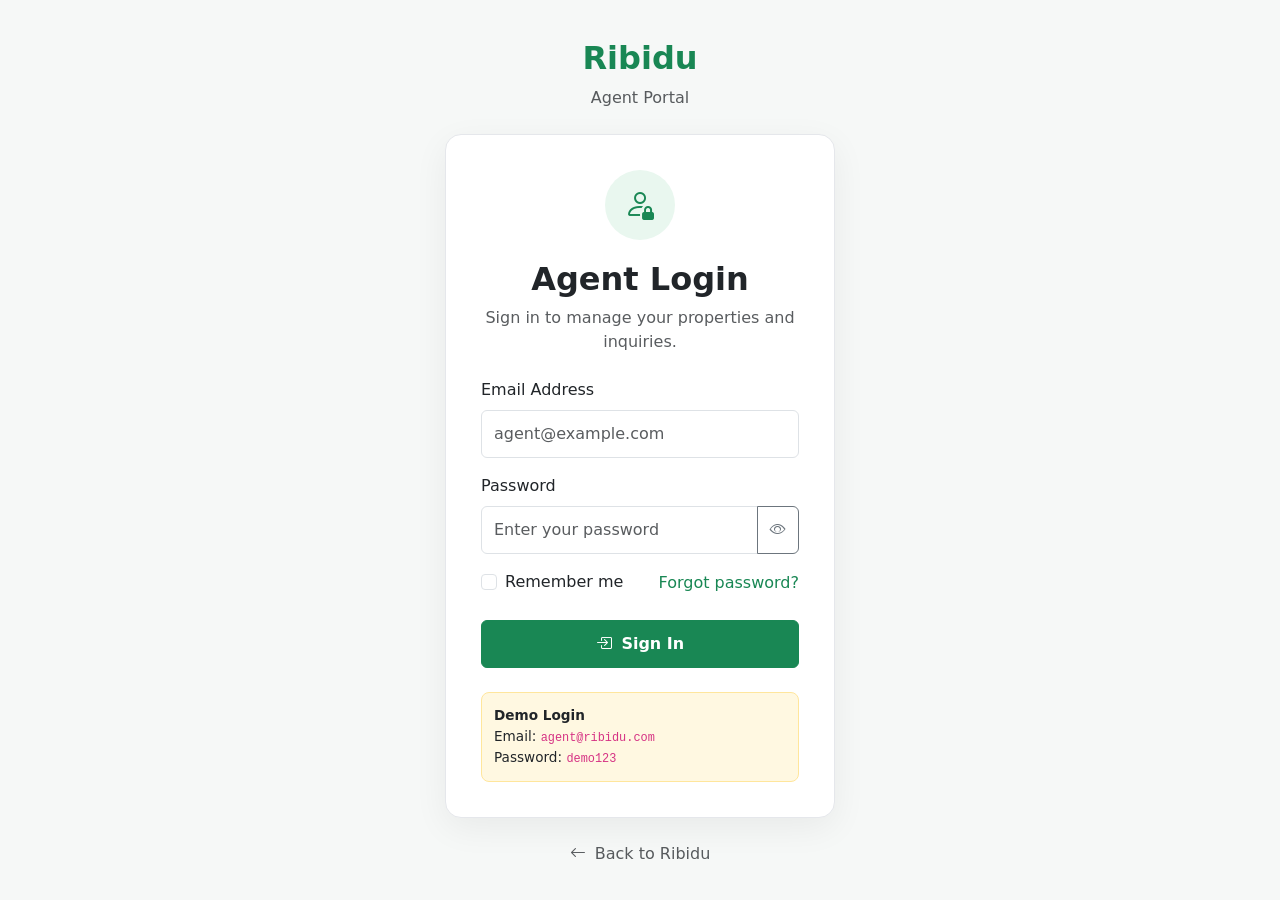
<file: agentdashboard.html>
<!DOCTYPE html>
<html lang="en">

<head>

  <meta charset="UTF-8">

  <meta
    name="viewport"
    content="width=device-width, initial-scale=1.0"
  >

  <title>Ribidu — Agent Dashboard</title>

  <!-- Bootstrap -->
  <link
    href="https://cdn.jsdelivr.net/npm/bootstrap@5.3.3/dist/css/bootstrap.min.css"
    rel="stylesheet"
  >

  <!-- Bootstrap Icons -->
  <link
    href="https://cdn.jsdelivr.net/npm/bootstrap-icons@1.11.3/font/bootstrap-icons.css"
    rel="stylesheet"
  >

  <!-- Ribidu Styles -->
  <link
    rel="stylesheet"
    href="./css/style.css"
  >

  <style>

    body {
      background: #f6f8f7;
    }

    .dashboard-navbar {
      background: #ffffff;
      border-bottom: 1px solid #e5e7eb;
    }

    .dashboard-brand {
      font-size: 1.5rem;
      font-weight: 700;
      color: #198754;
      text-decoration: none;
    }

    .agent-avatar {
      width: 42px;
      height: 42px;
      border-radius: 50%;
      background: #198754;
      color: #ffffff;
      display: flex;
      align-items: center;
      justify-content: center;
      font-weight: 700;
    }

    .dashboard-sidebar {
      background: #ffffff;
      border-right: 1px solid #e5e7eb;
      min-height: calc(100vh - 73px);
    }

    .dashboard-sidebar .nav-link {
      color: #495057;
      padding: 12px 15px;
      border-radius: 8px;
      margin-bottom: 4px;
    }

    .dashboard-sidebar .nav-link:hover,
    .dashboard-sidebar .nav-link.active {
      background: #e9f7ef;
      color: #198754;
    }

    .dashboard-content {
      padding: 30px;
    }

    .dashboard-card {
      background: #ffffff;
      border: 1px solid #e5e7eb;
      border-radius: 12px;
      padding: 22px;
      height: 100%;
    }

    .stat-number {
      font-size: 1.8rem;
      font-weight: 700;
    }

    .stat-label {
      color: #6c757d;
      font-size: 0.9rem;
    }

    .dashboard-section-title {
      font-weight: 700;
      margin-bottom: 18px;
    }

    .property-thumbnail {
      width: 75px;
      height: 55px;
      object-fit: cover;
      border-radius: 7px;
      background: #e9ecef;
    }

    .inquiry-item {
      border-bottom: 1px solid #eeeeee;
      padding: 16px 0;
    }

    .inquiry-item:last-child {
      border-bottom: none;
    }

    .inquiry-avatar {
      width: 42px;
      height: 42px;
      border-radius: 50%;
      background: #e9f7ef;
      color: #198754;
      display: flex;
      align-items: center;
      justify-content: center;
      font-weight: 700;
      flex-shrink: 0;
    }

    .status-badge {
      font-size: 0.75rem;
      padding: 5px 9px;
      border-radius: 20px;
    }

    .status-new {
      background: #e8f1ff;
      color: #0d6efd;
    }

    .status-read {
      background: #f1f3f5;
      color: #6c757d;
    }

    .status-replied {
      background: #e9f7ef;
      color: #198754;
    }

    .upload-box {
      border: 2px dashed #ced4da;
      border-radius: 10px;
      padding: 35px 20px;
      text-align: center;
      cursor: pointer;
      transition: 0.2s;
    }

    .upload-box:hover {
      border-color: #198754;
      background: #f8fffb;
    }

    .upload-box i {
      font-size: 2rem;
      color: #198754;
    }

    .photo-preview {
      display: flex;
      gap: 10px;
      flex-wrap: wrap;
      margin-top: 15px;
    }

    .photo-preview img {
      width: 100px;
      height: 75px;
      object-fit: cover;
      border-radius: 7px;
    }

    @media (max-width: 991px) {

      .dashboard-sidebar {
        min-height: auto;
        border-right: none;
        border-bottom: 1px solid #e5e7eb;
      }

      .dashboard-content {
        padding: 20px;
      }

    }

  </style>

</head>

<body>


<!-- =========================================================
     NAVBAR
========================================================= -->

<nav class="navbar dashboard-navbar">

  <div class="container-fluid px-4">

    <a
      href="./index.html"
      class="dashboard-brand"
    >
      Ribidu
    </a>

    <div class="d-flex align-items-center gap-3">

      <button
        class="btn btn-light position-relative"
        title="Notifications"
      >

        <i class="bi bi-bell"></i>

        <span
          class="position-absolute top-0 start-100 translate-middle badge rounded-pill bg-danger"
        >
          3
        </span>

      </button>

      <div class="agent-avatar">
        JD
      </div>

      <div class="d-none d-md-block">

        <div class="fw-semibold">
          Juan Dela Cruz
        </div>

        <small class="text-muted">
          Property Agent
        </small>

      </div>

    </div>

  </div>

</nav>


<!-- =========================================================
     DASHBOARD
========================================================= -->

<div class="container-fluid">

  <div class="row">


    <!-- =======================================================
         SIDEBAR
    ======================================================== -->

    <aside class="col-lg-2 dashboard-sidebar p-3">

      <nav class="nav flex-column">

        <a
          href="#dashboard"
          class="nav-link active"
        >
          <i class="bi bi-grid me-2"></i>
          Dashboard
        </a>

        <a
          href="#properties"
          class="nav-link"
        >
          <i class="bi bi-buildings me-2"></i>
          My Properties
        </a>

        <a
          href="#add-property"
          class="nav-link"
        >
          <i class="bi bi-plus-circle me-2"></i>
          Add Property
        </a>

        <a
          href="#inquiries"
          class="nav-link"
        >
          <i class="bi bi-chat-left-text me-2"></i>
          Inquiries
          <span class="badge bg-danger ms-auto">
            3
          </span>
        </a>

        <hr>

        <a
          href="#profile"
          class="nav-link"
        >
          <i class="bi bi-person me-2"></i>
          My Profile
        </a>

        <a
          href="./index.html"
          class="nav-link"
        >
          <i class="bi bi-globe me-2"></i>
          View Ribidu
        </a>

        <a
           href="#"
            id="logoutBtn"
            class="nav-link text-danger"
        >
          <i class="bi bi-box-arrow-right me-2"></i>
          Logout
        </a>

      </nav>

    </aside>


    <!-- =======================================================
         MAIN CONTENT
    ======================================================== -->

    <main class="col-lg-10 dashboard-content">


      <!-- =====================================================
           DASHBOARD HEADER
      ====================================================== -->

      <div
        id="dashboard"
        class="d-flex justify-content-between align-items-center mb-4"
      >

        <div>

          <h1 class="h3 fw-bold mb-1">
            Agent Dashboard
          </h1>

          <p class="text-muted mb-0">
            Welcome back, Juan.
          </p>

        </div>

        <a
          href="#add-property"
          class="btn btn-success"
        >
          <i class="bi bi-plus-lg me-1"></i>
          Add Property
        </a>

      </div>


      <!-- =====================================================
           STATISTICS
      ====================================================== -->

      <div class="row g-3 mb-4">


        <div class="col-md-6 col-xl-3">

          <div class="dashboard-card">

            <div class="stat-label">
              Active Listings
            </div>

            <div class="stat-number">
              12
            </div>

            <small class="text-success">
              <i class="bi bi-arrow-up"></i>
              2 this month
            </small>

          </div>

        </div>


        <div class="col-md-6 col-xl-3">

          <div class="dashboard-card">

            <div class="stat-label">
              Total Views
            </div>

            <div class="stat-number">
              1,284
            </div>

            <small class="text-success">
              <i class="bi bi-arrow-up"></i>
              18% this month
            </small>

          </div>

        </div>


        <div class="col-md-6 col-xl-3">

          <div class="dashboard-card">

            <div class="stat-label">
              New Inquiries
            </div>

            <div class="stat-number">
              3
            </div>

            <small class="text-primary">
              Requires attention
            </small>

          </div>

        </div>


        <div class="col-md-6 col-xl-3">

          <div class="dashboard-card">

            <div class="stat-label">
              Properties Sold
            </div>

            <div class="stat-number">
              4
            </div>

            <small class="text-muted">
              This year
            </small>

          </div>

        </div>

      </div>


      <!-- =====================================================
           MY PROPERTIES
      ====================================================== -->

      <section
        id="properties"
        class="dashboard-card mb-4"
      >

        <div class="d-flex justify-content-between align-items-center">

          <h2 class="dashboard-section-title mb-0">
            My Properties
          </h2>

          <a
            href="#add-property"
            class="btn btn-sm btn-outline-success"
          >
            Add Property
          </a>

        </div>

        <div class="table-responsive mt-3">

          <table class="table align-middle">

            <thead>

              <tr>

                <th>
                  Property
                </th>

                <th>
                  Type
                </th>

                <th>
                  Price
                </th>

                <th>
                  Status
                </th>

                <th>
                  Views
                </th>

                <th>
                  Actions
                </th>

              </tr>

            </thead>

            <tbody>


              <tr>

                <td>

                  <div class="d-flex align-items-center gap-3">

                    <img
                      src="./assets/img/properties/001a.jpg"
                      class="property-thumbnail"
                      onerror="this.src='./assets/img/properties/property-placeholder.jpg';"
                      alt="Property"
                    >

                    <div>

                      <div class="fw-semibold">
                        Commercial Building
                      </div>

                      <small class="text-muted">
                        General Trias, Cavite
                      </small>

                    </div>

                  </div>

                </td>

                <td>
                  Commercial
                </td>

                <td>
                  ₱18,500,000
                </td>

                <td>

                  <span class="badge bg-success">
                    Active
                  </span>

                </td>

                <td>
                  248
                </td>

                <td>

                  <button
                    class="btn btn-sm btn-outline-secondary"
                    title="Edit"
                  >
                    <i class="bi bi-pencil"></i>
                  </button>

                  <button
                    class="btn btn-sm btn-outline-danger"
                    title="Remove"
                  >
                    <i class="bi bi-trash"></i>
                  </button>

                </td>

              </tr>


              <tr>

                <td>

                  <div class="d-flex align-items-center gap-3">

                    <img
                      src="./assets/img/properties/002a.jpg"
                      class="property-thumbnail"
                      onerror="this.src='./assets/img/properties/property-placeholder.jpg';"
                      alt="Property"
                    >

                    <div>

                      <div class="fw-semibold">
                        Family House
                      </div>

                      <small class="text-muted">
                        Dasmariñas, Cavite
                      </small>

                    </div>

                  </div>

                </td>

                <td>
                  House
                </td>

                <td>
                  ₱7,500,000
                </td>

                <td>

                  <span class="badge bg-success">
                    Active
                  </span>

                </td>

                <td>
                  183
                </td>

                <td>

                  <button
                    class="btn btn-sm btn-outline-secondary"
                  >
                    <i class="bi bi-pencil"></i>
                  </button>

                  <button
                    class="btn btn-sm btn-outline-danger"
                  >
                    <i class="bi bi-trash"></i>
                  </button>

                </td>

              </tr>


            </tbody>

          </table>

        </div>

      </section>


      <!-- =====================================================
           ADD PROPERTY
      ====================================================== -->

      <section
        id="add-property"
        class="dashboard-card mb-4"
      >

        <h2 class="dashboard-section-title">
          Add New Property
        </h2>

        <form id="propertyForm">

          <div class="row g-3">


            <div class="col-md-8">

              <label
                class="form-label"
                for="propertyTitle"
              >
                Property Title
              </label>

              <input
                type="text"
                class="form-control"
                id="propertyTitle"
                placeholder="e.g. Commercial Building Along Main Road"
                required
              >

            </div>


            <div class="col-md-4">

              <label
                class="form-label"
                for="transaction"
              >
                Transaction
              </label>

              <select
                class="form-select"
                id="transaction"
                required
              >

                <option value="">
                  Select
                </option>

                <option>
                  For Sale
                </option>

                <option>
                  For Rent
                </option>

              </select>

            </div>


            <div class="col-md-4">

              <label
                class="form-label"
                for="propertyType"
              >
                Property Type
              </label>

              <select
                class="form-select"
                id="propertyType"
                required
              >

                <option value="">
                  Select type
                </option>

                <option>
                  House
                </option>

                <option>
                  Condominium
                </option>

                <option>
                  Commercial
                </option>

                <option>
                  Warehouse
                </option>

                <option>
                  Lot
                </option>

                <option>
                  Farm
                </option>

                <option>
                  Apartment
                </option>

              </select>

            </div>


            <div class="col-md-4">

              <label
                class="form-label"
                for="propertyPrice"
              >
                Price
              </label>

              <input
                type="number"
                class="form-control"
                id="propertyPrice"
                placeholder="0"
                min="0"
                required
              >

            </div>


            <div class="col-md-4">

              <label
                class="form-label"
                for="propertyStatus"
              >
                Listing Status
              </label>

              <select
                class="form-select"
                id="propertyStatus"
              >

                <option>
                  Active
                </option>

                <option>
                  Pending
                </option>

                <option>
                  Sold
                </option>

                <option>
                  Rented
                </option>

              </select>

            </div>


            <div class="col-md-4">

              <label
                class="form-label"
                for="province"
              >
                Province
              </label>

              <input
                type="text"
                class="form-control"
                id="province"
                placeholder="Cavite"
                required
              >

            </div>


            <div class="col-md-4">

              <label
                class="form-label"
                for="city"
              >
                City / Municipality
              </label>

              <input
                type="text"
                class="form-control"
                id="city"
                placeholder="General Trias"
                required
              >

            </div>


            <div class="col-md-4">

              <label
                class="form-label"
                for="barangay"
              >
                Barangay
              </label>

              <input
                type="text"
                class="form-control"
                id="barangay"
                placeholder="Barangay name"
              >

            </div>


            <div class="col-md-8">

              <label
                class="form-label"
                for="address"
              >
                Full Address
              </label>

              <input
                type="text"
                class="form-control"
                id="address"
                placeholder="Complete property address"
              >

            </div>


            <div class="col-md-4">

              <label
                class="form-label"
                for="lotArea"
              >
                Lot Area (sqm)
              </label>

              <input
                type="number"
                class="form-control"
                id="lotArea"
                min="0"
              >

            </div>


            <div class="col-md-4">

              <label
                class="form-label"
                for="floorArea"
              >
                Floor Area (sqm)
              </label>

              <input
                type="number"
                class="form-control"
                id="floorArea"
                min="0"
              >

            </div>


            <div class="col-md-4">

              <label
                class="form-label"
                for="bedrooms"
              >
                Bedrooms
              </label>

              <input
                type="number"
                class="form-control"
                id="bedrooms"
                min="0"
              >

            </div>


            <div class="col-md-4">

              <label
                class="form-label"
                for="bathrooms"
              >
                Bathrooms
              </label>

              <input
                type="number"
                class="form-control"
                id="bathrooms"
                min="0"
              >

            </div>


            <div class="col-12">

              <label
                class="form-label"
                for="propertyDescription"
              >
                Internal Notes
              </label>

              <textarea
                class="form-control"
                id="propertyDescription"
                rows="4"
                placeholder="Additional information about the property..."
              ></textarea>

            </div>


            <!-- PHOTO UPLOAD -->

            <div class="col-12">

              <label class="form-label">
                Property Photos
              </label>

              <label
                class="upload-box d-block"
                for="propertyPhotos"
              >

                <i class="bi bi-cloud-arrow-up d-block mb-2"></i>

                <strong>
                  Upload Property Photos
                </strong>

                <div class="text-muted small mt-1">
                  JPG or PNG
                </div>

              </label>

              <input
                type="file"
                id="propertyPhotos"
                accept="image/jpeg,image/png"
                multiple
                hidden
              >

              <div
                id="photoPreview"
                class="photo-preview"
              ></div>

            </div>


            <div class="col-12">

              <hr>

              <div class="d-flex justify-content-end gap-2">

                <button
                  type="reset"
                  class="btn btn-light"
                >
                  Clear
                </button>

                <button
                  type="submit"
                  class="btn btn-success"
                >
                  <i class="bi bi-cloud-arrow-up me-1"></i>
                  Submit Property
                </button>

              </div>

            </div>


          </div>

        </form>

      </section>


      <!-- =====================================================
           INQUIRIES
      ====================================================== -->

      <section
        id="inquiries"
        class="dashboard-card mb-4"
      >

        <div class="d-flex justify-content-between align-items-center">

          <h2 class="dashboard-section-title mb-0">
            Property Inquiries
          </h2>

          <span class="badge bg-danger">
            3 New
          </span>

        </div>


        <!-- INQUIRY 1 -->

        <div class="inquiry-item">

          <div class="d-flex gap-3">

            <div class="inquiry-avatar">
              MJ
            </div>

            <div class="flex-grow-1">

              <div class="d-flex justify-content-between">

                <div>

                  <strong>
                    Maria Santos
                  </strong>

                  <span class="status-badge status-new ms-2">
                    New
                  </span>

                </div>

                <small class="text-muted">
                  10 minutes ago
                </small>

              </div>

              <div class="small text-muted mt-1">

                Re:
                <strong>
                  Commercial Building
                </strong>

              </div>

              <p class="mb-2 mt-2">

                Hello Juan, I am interested in the
                commercial building. Is it still available?
                I would also like to schedule a visit.

              </p>

              <button
                class="btn btn-sm btn-outline-success"
              >
                <i class="bi bi-reply me-1"></i>
                Reply
              </button>

              <button
                class="btn btn-sm btn-outline-secondary"
              >
                View Property
              </button>

            </div>

          </div>

        </div>


        <!-- INQUIRY 2 -->

        <div class="inquiry-item">

          <div class="d-flex gap-3">

            <div class="inquiry-avatar">
              RS
            </div>

            <div class="flex-grow-1">

              <div class="d-flex justify-content-between">

                <div>

                  <strong>
                    Robert Santos
                  </strong>

                  <span class="status-badge status-new ms-2">
                    New
                  </span>

                </div>

                <small class="text-muted">
                  1 hour ago
                </small>

              </div>

              <div class="small text-muted mt-1">

                Re:
                <strong>
                  Family House
                </strong>

              </div>

              <p class="mb-2 mt-2">

                Can you send me more information about
                the property and the surrounding area?

              </p>

              <button
                class="btn btn-sm btn-outline-success"
              >
                <i class="bi bi-reply me-1"></i>
                Reply
              </button>

              <button
                class="btn btn-sm btn-outline-secondary"
              >
                View Property
              </button>

            </div>

          </div>

        </div>


        <!-- INQUIRY 3 -->

        <div class="inquiry-item">

          <div class="d-flex gap-3">

            <div class="inquiry-avatar">
              AL
            </div>

            <div class="flex-grow-1">

              <div class="d-flex justify-content-between">

                <div>

                  <strong>
                    Anthony Lim
                  </strong>

                  <span class="status-badge status-replied ms-2">
                    Replied
                  </span>

                </div>

                <small class="text-muted">
                  Yesterday
                </small>

              </div>

              <div class="small text-muted mt-1">

                Re:
                <strong>
                  Warehouse
                </strong>

              </div>

              <p class="mb-2 mt-2">

                Thank you for the information.
                I'll get back to you after discussing
                it with my partners.

              </p>

              <button
                class="btn btn-sm btn-outline-secondary"
              >
                Open Conversation
              </button>

            </div>

          </div>

        </div>

      </section>


      <!-- =====================================================
           RECENT ACTIVITY
      ====================================================== -->

      <section
        id="profile"
        class="dashboard-card"
      >

        <h2 class="dashboard-section-title">
          Recent Activity
        </h2>

        <div class="list-group list-group-flush">

          <div class="list-group-item px-0">

            <i class="bi bi-plus-circle text-success me-2"></i>

            You added
            <strong>
              Commercial Building
            </strong>

            <small class="text-muted float-end">
              Today
            </small>

          </div>

          <div class="list-group-item px-0">

            <i class="bi bi-chat-left-text text-primary me-2"></i>

            You received an inquiry from
            <strong>
              Maria Santos
            </strong>

            <small class="text-muted float-end">
              Today
            </small>

          </div>

          <div class="list-group-item px-0">

            <i class="bi bi-eye text-secondary me-2"></i>

            Your property received
            <strong>
              34 views
            </strong>

            <small class="text-muted float-end">
              Yesterday
            </small>

          </div>

          <div class="list-group-item px-0">

            <i class="bi bi-check-circle text-success me-2"></i>

            Listing
            <strong>
              Family House
            </strong>
            was updated.

            <small class="text-muted float-end">
              2 days ago
            </small>

          </div>

        </div>

      </section>


    </main>

  </div>

</div>


<!-- =========================================================
     PROPERTY SUBMISSION DEMO MODAL
========================================================= -->

<div
  class="modal fade"
  id="propertySubmittedModal"
  tabindex="-1"
  aria-hidden="true"
>

  <div class="modal-dialog modal-dialog-centered">

    <div class="modal-content">

      <div class="modal-body text-center p-5">

        <i
          class="bi bi-check-circle-fill text-success"
          style="font-size: 3rem;"
        ></i>

        <h4 class="mt-3">
          Property Submitted
        </h4>

        <p class="text-muted mb-0">

          Your property has been submitted
          for review.

        </p>

      </div>

    </div>

  </div>

</div>

<!-- =========================================================
     BACK TO TOP
========================================================= -->

<button
  type="button"
  id="backToTopBtn"
  class="btn btn-success rounded-circle shadow"
  aria-label="Back to top"
  title="Back to top"
  style="
    position: fixed;
    right: 25px;
    bottom: 25px;
    width: 48px;
    height: 48px;
    display: none;
    align-items: center;
    justify-content: center;
    z-index: 1050;
  "
>
  <i class="bi bi-arrow-up"></i>
</button>


<!-- =========================================================
     JAVASCRIPT
========================================================= -->

<script
  src="https://cdn.jsdelivr.net/npm/bootstrap@5.3.3/dist/js/bootstrap.bundle.min.js"
></script>


<script>


  /* -----------------------------------------------------------
     PHOTO PREVIEW
  ----------------------------------------------------------- */

  const propertyPhotos =
    document.getElementById("propertyPhotos");

  const photoPreview =
    document.getElementById("photoPreview");


  if (propertyPhotos) {

    propertyPhotos.addEventListener(
      "change",
      function() {

        photoPreview.innerHTML = "";

        Array.from(this.files).forEach(
          function(file) {

            const reader =
              new FileReader();

            reader.onload =
              function(e) {

                const img =
                  document.createElement("img");

                img.src =
                  e.target.result;

                img.alt =
                  "Property photo";

                photoPreview.appendChild(img);

              };

            reader.readAsDataURL(file);

          }
        );

      }
    );

  }


  /* -----------------------------------------------------------
     PROPERTY FORM DEMO
  ----------------------------------------------------------- */

  const propertyForm =
    document.getElementById("propertyForm");


  if (propertyForm) {

    propertyForm.addEventListener(
      "submit",
      function(e) {

        e.preventDefault();

        const modalElement =
          document.getElementById(
            "propertySubmittedModal"
          );

        const modal =
          bootstrap.Modal.getOrCreateInstance(
            modalElement
          );

        modal.show();

      }
    );

  }

</script>

<script src="./js/agentdashboard.js"></script>

<script>

  const backToTopBtn =
    document.getElementById("backToTopBtn");

  window.addEventListener(
    "scroll",
    function() {

      if (window.scrollY > 300) {

        backToTopBtn.style.display = "flex";

      } else {

        backToTopBtn.style.display = "none";

      }

    }
  );

  backToTopBtn.addEventListener(
    "click",
    function() {

      window.scrollTo({
        top: 0,
        behavior: "smooth"
      });

    }
  );

</script>


</body>

</html>
</file>
<file: css/style.css>
/* ===================================================================
   TUMBLETECH REALTY — DESIGN TOKENS
   Palette:  #F7F5F0 paper / #FFFFFF surface / #16241D ink
             #1F4D3D primary (deep land-green) / #163829 primary-dark
             #C08A28 accent (brass/peso gold) / #E4E1D8 border
   Type:     Fraunces (display) + Inter (body) + IBM Plex Mono (data)
=================================================================== */
:root{
  --bg: #F7F5F0;
  --surface: #FFFFFF;
  --ink: #16241D;
  --ink-soft: #4B584F;
  --muted: #7A8378;
  --primary: #1F4D3D;
  --primary-dark: #123024;
  --primary-tint: #E7EFE9;
  --accent: #C08A28;
  --accent-dark: #9C6E1B;
  --accent-tint: #F6ECD8;
  --border: #E2DFD5;
  --danger: #B23A2F;

  --font-display: "Fraunces", Georgia, serif;
  --font-body: "Inter", -apple-system, BlinkMacSystemFont, sans-serif;
  --font-mono: "IBM Plex Mono", "SFMono-Regular", monospace;

  --radius: 14px;
  --radius-sm: 8px;
  --shadow-sm: 0 1px 2px rgba(22,36,29,0.06), 0 1px 1px rgba(22,36,29,0.04);
  --shadow-md: 0 8px 24px rgba(22,36,29,0.10);
  --shadow-lg: 0 20px 48px rgba(22,36,29,0.16);
}

*{ box-sizing: border-box; }

html{ scroll-behavior: smooth; }

body{
  background: var(--bg);
  color: var(--ink);
  font-family: var(--font-body);
  font-size: 16px;
  line-height: 1.55;
}

h1,h2,h3,h4, .tt-brand-text{
  font-family: var(--font-display);
  color: var(--ink);
  letter-spacing: -0.01em;
}

a{ text-decoration: none; }

:focus-visible{
  outline: 2px solid var(--accent);
  outline-offset: 2px;
}

/* ===================== NAVBAR ===================== */
.tt-navbar{
  background: var(--surface);
   background-color: #247A3A;
  border-bottom: 1px solid var(--border);
  position: sticky;
  top: 0;
  z-index: 1030;
}
.tt-navbar .navbar{ padding: 0.85rem 0; }

.tt-brand{
  display: flex;
  align-items: center;
  gap: 0.65rem;
}
.tt-brand-mark{
  width: 38px; height: 38px;
  border-radius: 9px;
  background: var(--primary);
  color: #fff;
  display: inline-flex;
  align-items: center;
  justify-content: center;
  font-family: var(--font-mono);
  font-weight: 600;
  font-size: 0.85rem;
  letter-spacing: 0.02em;
}
.tt-brand-text{
  font-size: 1.15rem;
  font-weight: 600;
  color: var(--ink);
  line-height: 1.1;
}
.tt-brand-sub{
  display: block;
  font-family: var(--font-mono);
  font-size: 0.62rem;
  font-weight: 500;
  letter-spacing: 0.16em;
  text-transform: uppercase;
  color: var(--accent-dark);
}

.tt-nav-links{ gap: 0.35rem; }
.tt-nav-links .nav-link{
  color: var(--ink-soft);
  font-weight: 500;
  font-size: 0.94rem;
  padding: 0.5rem 0.85rem;
  border-radius: var(--radius-sm);
  transition: background 0.15s ease, color 0.15s ease;
}
.tt-nav-links .nav-link:hover{
  background: var(--primary-tint);
  color: var(--primary-dark);
}

.tt-navbar .nav-link {
    color: #FFFFFF;
}

.tt-navbar .nav-link:hover {
    color: #2DCB67;
}

.tt-btn-icon{
  border: 1px solid var(--border);
  background: var(--surface);
  color: var(--ink-soft);
  width: 38px; height: 38px;
  border-radius: 999px;
  display: inline-flex;
  align-items: center;
  justify-content: center;
  padding: 0;
}
.tt-btn-icon:hover{ background: var(--primary-tint); color: var(--primary-dark); }

.tt-btn-accent{
  background: var(--accent);
  border: 1px solid var(--accent);
  color: #fff;
  font-weight: 600;
  font-size: 0.9rem;
  padding: 0.55rem 1.15rem;
  border-radius: var(--radius-sm);
  transition: background 0.15s ease, transform 0.1s ease, box-shadow .15s ease;
}
.tt-btn-accent:hover{
  background: var(--accent-dark);
  border-color: var(--accent-dark);
  color: #fff;
  box-shadow: var(--shadow-sm);
}
.tt-btn-lg{ padding: 0.8rem 1.6rem; font-size: 1rem; }

.tt-btn-ghost{
  background: transparent;
  border: 1px solid var(--border);
  color: var(--ink-soft);
  font-weight: 500;
  border-radius: var(--radius-sm);
}
.tt-btn-ghost:hover{ background: var(--primary-tint); border-color: var(--primary-tint); color: var(--primary-dark); }

/* ===================== HERO ===================== */
.tt-hero{
  position: relative;
  background: var(--primary-dark);
  color: #fff;
  padding: 4.5rem 0 6.5rem;
  overflow: hidden;
}
.tt-hero-grid{
  position: absolute;
  inset: 0;
  background-image:
    linear-gradient(rgba(255,255,255,0.055) 1px, transparent 1px),
    linear-gradient(90deg, rgba(255,255,255,0.055) 1px, transparent 1px);
  background-size: 56px 56px;
  mask-image: radial-gradient(ellipse 90% 70% at 50% 0%, black 40%, transparent 85%);
  -webkit-mask-image: radial-gradient(ellipse 90% 70% at 50% 0%, black 40%, transparent 85%);
}
.tt-hero .container{ position: relative; }

.tt-hero-content{ max-width: 720px; margin: 0 auto 2.75rem; text-align: center; }

.tt-eyebrow{
  display: inline-block;
  font-family: var(--font-mono);
  font-size: 0.72rem;
  letter-spacing: 0.14em;
  text-transform: uppercase;
  color: var(--accent);
  border: 1px solid rgba(192,138,40,0.45);
  background: rgba(192,138,40,0.08);
  padding: 0.3rem 0.75rem;
  border-radius: 999px;
  margin-bottom: 1.25rem;
}
.tt-eyebrow--light{ color: var(--accent); border-color: rgba(192,138,40,0.35); background: rgba(192,138,40,0.08); }

.tt-hero-title{
  font-size: clamp(2.3rem, 5vw, 3.4rem);
  font-weight: 600;
  color: #fff;
  line-height: 1.08;
  margin-bottom: 1rem;
}
.tt-hero-title em{
  font-style: italic;
  color: var(--accent);
}
.tt-hero-sub{
  font-size: 1.08rem;
  color: rgba(255,255,255,0.72);
  max-width: 560px;
  margin: 0 auto;
}

/* Search panel */
.tt-search-panel{
  background: var(--surface);
  border-radius: var(--radius);
  padding: 1.5rem;
  box-shadow: var(--shadow-lg);
  max-width: 1080px;
  margin: 0 auto;
}
.tt-field-label{
  display: block;
  font-size: 0.72rem;
  font-weight: 600;
  letter-spacing: 0.04em;
  text-transform: uppercase;
  color: var(--muted);
  margin-bottom: 0.35rem;
}
.tt-field-label--inline{ margin-bottom: 0; margin-right: 0.5rem; display: inline-block; }

.tt-input{
  border: 1px solid var(--border);
  border-radius: var(--radius-sm);
  padding: 0.6rem 0.75rem;
  font-size: 0.92rem;
  color: var(--ink);
  background: var(--bg);
}
.tt-input:focus{
  border-color: var(--primary);
  box-shadow: 0 0 0 3px var(--primary-tint);
}
.tt-search-btn{ height: 44px; }

/* ===================== LISTINGS TOOLBAR ===================== */
.tt-listings{ padding: 3.5rem 0 4.5rem; }

.tt-listings-toolbar{
  display: flex;
  flex-wrap: wrap;
  align-items: center;
  justify-content: space-between;
  gap: 1rem;
  margin-bottom: 1.75rem;
  padding-bottom: 1.25rem;
  border-bottom: 1px solid var(--border);
}
.tt-results-meta{ display: flex; align-items: baseline; gap: 0.4rem; }
.tt-results-count{
  font-family: var(--font-display);
  font-size: 1.6rem;
  font-weight: 600;
  color: var(--primary);
}
.tt-results-label{ color: var(--muted); font-size: 0.92rem; }

.tt-toolbar-actions{ display: flex; align-items: center; gap: 0.6rem; flex-wrap: wrap; }
.tt-sort-select{ width: auto; min-width: 190px; }

/* ===================== PROPERTY CARD ===================== */
.tt-card{
  background: var(--surface);
  border: 1px solid var(--border);
  border-radius: var(--radius);
  overflow: hidden;
  height: 100%;
  display: flex;
  flex-direction: column;
  transition: box-shadow 0.2s ease, transform 0.2s ease, border-color .2s ease;
}
.tt-card:hover{
  box-shadow: var(--shadow-md);
  transform: translateY(-3px);
  border-color: #D8D4C6;
}

.tt-card-media{
  position: relative;
  aspect-ratio: 4 / 3;
  overflow: hidden;
  background: var(--primary-tint);
}
.tt-card-media img{
  width: 100%; height: 100%;
  object-fit: cover;
  display: block;
}
.tt-card-badge{
  position: absolute;
  top: 12px; left: 12px;
  background: var(--accent);
  color: #fff;
  font-family: var(--font-mono);
  font-size: 0.68rem;
  font-weight: 600;
  letter-spacing: 0.06em;
  text-transform: uppercase;
  padding: 0.32rem 0.6rem;
  border-radius: 999px;
  box-shadow: var(--shadow-sm);
}
.tt-card-status{
  position: absolute;
  top: 12px; right: 12px;
  background: rgba(22,36,29,0.78);
  color: #fff;
  font-size: 0.68rem;
  font-weight: 600;
  letter-spacing: 0.03em;
  padding: 0.3rem 0.6rem;
  border-radius: 999px;
  backdrop-filter: blur(2px);
}
.tt-card-tag{
  position: absolute;
  bottom: 12px; left: 12px;
  background: rgba(255,255,255,0.94);
  color: var(--ink);
  font-family: var(--font-mono);
  font-size: 0.68rem;
  font-weight: 600;
  padding: 0.28rem 0.55rem;
  border-radius: var(--radius-sm);
  border: 1px solid var(--border);
}

.tt-card-body{
  padding: 1.15rem 1.25rem 1.3rem;
  display: flex;
  flex-direction: column;
  flex: 1;
}
.tt-card-price{
  font-family: var(--font-mono);
  font-size: 1.28rem;
  font-weight: 600;
  color: var(--primary);
  margin-bottom: 0.15rem;
}
.tt-card-price small{
  font-size: 0.68rem;
  font-weight: 500;
  color: var(--muted);
  margin-left: 0.25rem;
  text-transform: uppercase;
  letter-spacing: 0.04em;
}
.tt-card-title{
  font-size: 1.05rem;
  font-weight: 600;
  margin-bottom: 0.2rem;
  line-height: 1.3;
}
.tt-card-location{
  color: var(--muted);
  font-size: 0.85rem;
  display: flex;
  align-items: center;
  gap: 0.35rem;
  margin-bottom: 0.85rem;
}
.tt-card-desc{
  color: var(--ink-soft);
  font-size: 0.88rem;
  margin-bottom: 1rem;
  flex: 1;
}

.tt-spec-row{
  display: flex;
  flex-wrap: wrap;
  gap: 0.5rem 1rem;
  border-top: 1px dashed var(--border);
  border-bottom: 1px dashed var(--border);
  padding: 0.7rem 0;
  margin-bottom: 1rem;
  font-size: 0.82rem;
  color: var(--ink-soft);
}
.tt-spec-row span{ display: inline-flex; align-items: center; gap: 0.3rem; }
.tt-spec-row i{ color: var(--primary); }

.tt-card-actions{ display: flex; gap: 0.55rem; }
.tt-card-actions .btn{ flex: 1; font-size: 0.86rem; padding: 0.55rem 0.6rem; border-radius: var(--radius-sm); font-weight: 600; }
.tt-btn-view{ background: var(--primary); border-color: var(--primary); color: #fff; }
.tt-btn-view:hover{ background: var(--primary-dark); border-color: var(--primary-dark); color: #fff; }
.tt-btn-contact{ background: transparent; border: 1px solid var(--border); color: var(--ink); }
.tt-btn-contact:hover{ background: var(--bg); border-color: var(--primary); color: var(--primary-dark); }

/* ===================== EMPTY STATE ===================== */
.tt-empty-state{
  text-align: center;
  padding: 4rem 1rem;
  color: var(--muted);
}
.tt-empty-state i{ font-size: 2.4rem; color: var(--accent); margin-bottom: 1rem; display: block; }
.tt-empty-state h3{ font-size: 1.3rem; margin-bottom: 0.5rem; color: var(--ink); }
.tt-empty-state p{ max-width: 420px; margin: 0 auto 1.25rem; }

/* ===================== CTA ===================== */
.tt-cta{ padding: 0 0 4.5rem; }
.tt-cta-panel{
  background: var(--primary);
  color: #fff;
  border-radius: var(--radius);
  padding: 2.75rem;
  display: flex;
  align-items: center;
  justify-content: space-between;
  gap: 2rem;
  flex-wrap: wrap;
}
.tt-cta-panel h2{ color: #fff; font-size: 1.7rem; margin-bottom: 0.5rem; }
.tt-cta-panel p{ color: rgba(255,255,255,0.78); margin-bottom: 0; max-width: 480px; }

/* ===================== ABOUT ===================== */
.tt-about{ padding: 0 0 4.5rem; }
.tt-about-icon{ font-size: 1.6rem; color: var(--accent); margin-bottom: 0.75rem; display: block; }
.tt-about h3{ font-size: 1.1rem; margin-bottom: 0.4rem; }
.tt-about p{ color: var(--ink-soft); font-size: 0.92rem; }

/* ===================== FOOTER ===================== */
.tt-footer{
  background: var(--primary-dark);
  color: rgba(255,255,255,0.65);
  padding: 2.5rem 0 1.5rem;
  font-size: 0.88rem;
}
.tt-footer-top{
  display: flex;
  align-items: center;
  justify-content: space-between;
  flex-wrap: wrap;
  gap: 1rem;
  padding-bottom: 1.5rem;
  border-bottom: 1px solid rgba(255,255,255,0.12);
  margin-bottom: 1.25rem;
}
.tt-brand--footer .tt-brand-text{ color: #fff; }
.tt-brand--footer .tt-brand-sub{ color: var(--accent); }
.tt-footer-top p{ margin: 0; }
.tt-footer-bottom{ text-align: center; opacity: 0.75; font-size: 0.8rem; }

/* ===================== MODAL ===================== */
.tt-modal-content{ border-radius: var(--radius); border: none; }
.tt-modal-img{
  width: 100%;
  aspect-ratio: 16/9;
  object-fit: cover;
  border-radius: var(--radius-sm);
  margin-bottom: 1.25rem;
}
.tt-modal-price{
  font-family: var(--font-mono);
  font-size: 1.6rem;
  font-weight: 600;
  color: var(--primary);
}
.tt-modal-location{ color: var(--muted); font-size: 0.92rem; margin-bottom: 1rem; }
.tt-modal-specs{
  display: grid;
  grid-template-columns: repeat(auto-fit, minmax(120px, 1fr));
  gap: 0.9rem;
  background: var(--bg);
  border: 1px solid var(--border);
  border-radius: var(--radius-sm);
  padding: 1rem 1.1rem;
  margin: 1.1rem 0;
}
.tt-modal-specs div{ text-align: left; }
.tt-modal-specs .label{
  display: block;
  font-size: 0.68rem;
  text-transform: uppercase;
  letter-spacing: 0.05em;
  color: var(--muted);
  margin-bottom: 0.15rem;
}
.tt-modal-specs .value{ font-family: var(--font-mono); font-weight: 600; color: var(--ink); }
.tt-modal-desc{ color: var(--ink-soft); margin-bottom: 1.1rem; }
.tt-modal-agent{
  display: flex;
  align-items: center;
  justify-content: space-between;
  gap: 1rem;
  border-top: 1px solid var(--border);
  padding-top: 1.1rem;
  flex-wrap: wrap;
}
.tt-modal-agent-info{ font-size: 0.9rem; color: var(--ink-soft); }
.tt-modal-agent-info strong{ color: var(--ink); display: block; }

/* ===================== RESPONSIVE ===================== */
@media (max-width: 991.98px){
  .tt-nav-links{ margin: 0.75rem 0; }
  .tt-nav-actions{ justify-content: space-between; }
  .tt-cta-panel{ text-align: center; justify-content: center; }
}
@media (max-width: 575.98px){
  .tt-hero{ padding: 3rem 0 4.5rem; }
  .tt-search-panel{ padding: 1.1rem; }
  .tt-listings-toolbar{ flex-direction: column; align-items: flex-start; }
}

@media (prefers-reduced-motion: reduce){
  *{ scroll-behavior: auto !important; transition: none !important; animation: none !important; }
}
</file>
